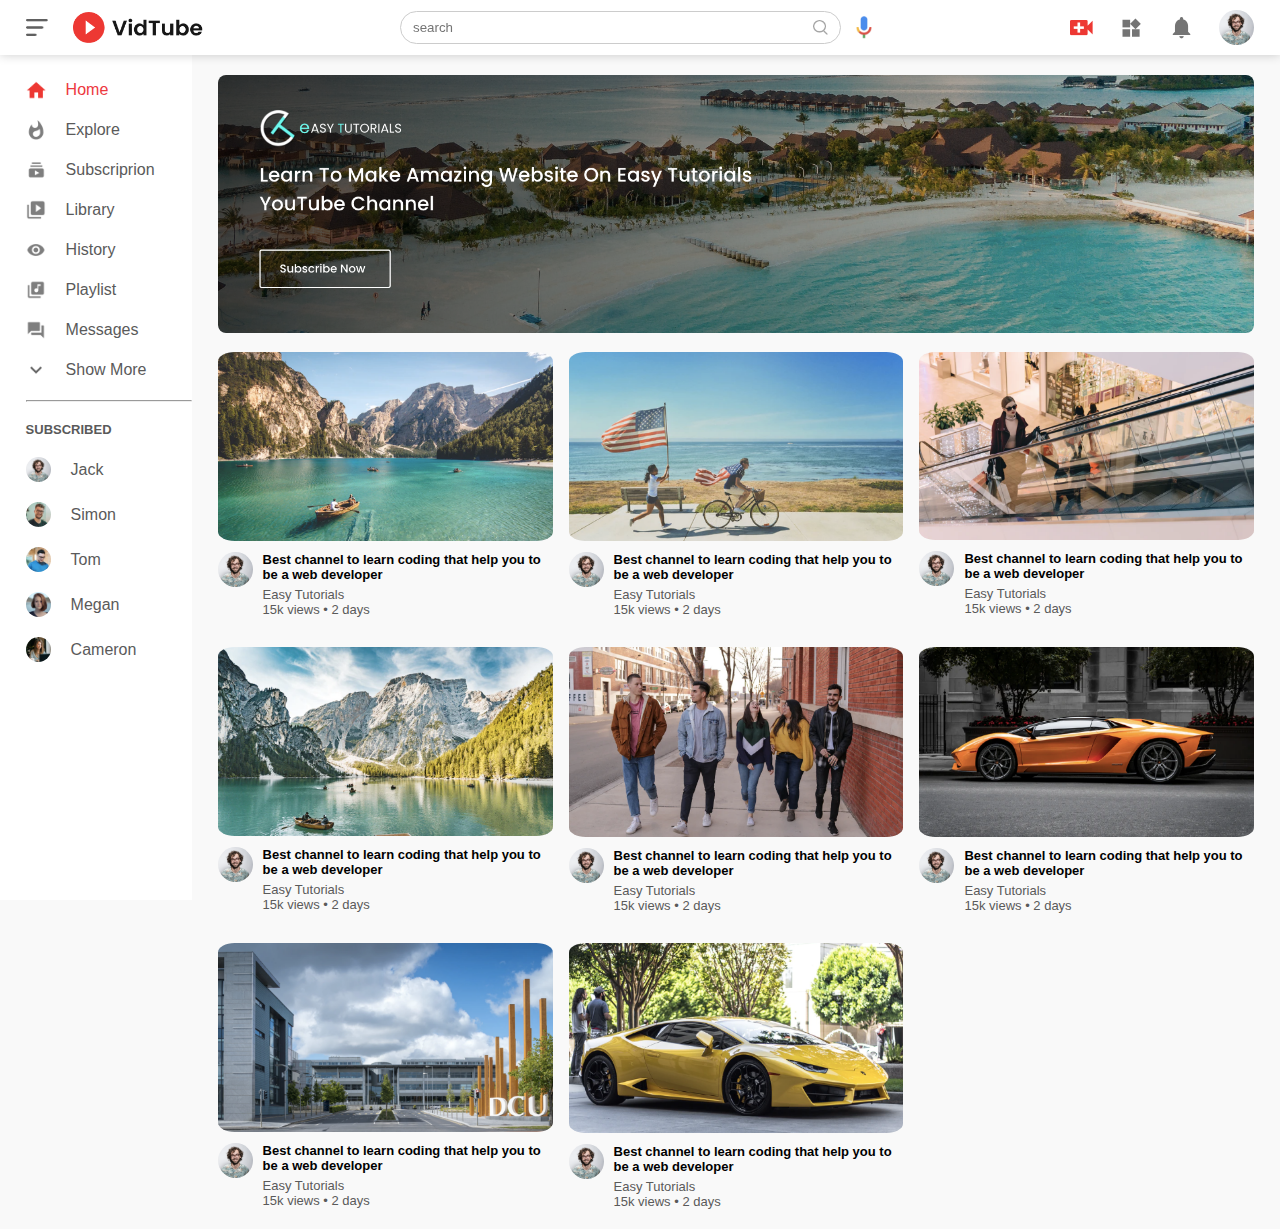
<file: youtube_clone/index.html>
<!DOCTYPE html>
<html lang="en">
<head>
    <meta charset="UTF-8">
    <meta name="viewport" content="width=device-width, initial-scale=1.0">
    <title>Youtube</title>
    <link rel="stylesheet" href="style.css">
</head>
<body>
    <nav class="flex-div">
        <div class="nav-left flex-div">
            <img src="images/menu.png" class="menu-icon">
            <img src="images/logo.png" class="logo">
        </div>
        <div class="nav-middle flex-div">
            <div class="search-box flex-div">
                <input type="text" placeholder="search">
                <img src="images/search.png">
            </div>
            <img src="images/voice-search.png" class="mic-icon">
        </div>
        <div class="nav-right flex-div">
            <img src="images/upload.png">
            <img src="images/more.png">
            <img src="images/notification.png">
            <img src="images/Jack.png" class="user-icon">
        </div>
    </nav>
   <div class="sidebar">
    <div class="shortcut-links">
        <a href=""><img src="images/home.png"><p>Home</p></a>
        <a href=""><img src="images/explore.png"><p>Explore</p></a>
        <a href=""><img src="images/subscriprion.png"><p>Subscriprion</p></a>
        <a href=""><img src="images/library.png"><p>Library</p></a>
        <a href=""><img src="images/history.png"><p>History</p></a>
        <a href=""><img src="images/playlist.png"><p>Playlist</p></a>
        <a href=""><img src="images/messages.png"><p>Messages</p></a>
        <a href=""><img src="images/show-more.png"><p>Show More</p></a>
        <hr>
    </div>
    <div class="subscribed-list">
        <h3>SUBSCRIBED</h3>
        <a href=""><img src="images/Jack.png"><p>Jack</p></a>
        <a href=""><img src="images/simon.png"><p>Simon</p></a>
        <a href=""><img src="images/tom.png"><p>Tom</p></a>
        <a href=""><img src="images/megan.png"><p>Megan</p></a>
        <a href=""><img src="images/cameron.png"><p>Cameron</p></a>
       </div>
   </div>
   <div class="container">
    <div class="banner">
        <img src="images/banner.png">
    </div>
    <div class="list-container">
        <div class="vid-list">
            <a href="play-video.html"><img src="images/thumbnail1.png" class="thumbnail1"></a>
            <div class="flex-div">
                <img src="images/Jack.png">
                <div class="vid-info">
                    <a href="">Best channel to learn coding that help you to be a web developer</a>
                    <p>Easy Tutorials</p>
                    <p>15k views &bull; 2 days</p>
                </div>
            </div>
        </div>
        <div class="vid-list">
            <a href=""><img src="images/thumbnail2.png" class="thumbnail1"></a>
            <div class="flex-div">
                <img src="images/Jack.png">
                <div class="vid-info">
                    <a href="">Best channel to learn coding that help you to be a web developer</a>
                    <p>Easy Tutorials</p>
                    <p>15k views &bull; 2 days</p>
                </div>
            </div>
        </div>
        <div class="vid-list">
            <a href=""><img src="images/thumbnail3.png" class="thumbnail1"></a>
            <div class="flex-div">
                <img src="images/Jack.png">
                <div class="vid-info">
                    <a href="">Best channel to learn coding that help you to be a web developer</a>
                    <p>Easy Tutorials</p>
                    <p>15k views &bull; 2 days</p>
                </div>
            </div>
        </div>
        <div class="vid-list">
            <a href=""><img src="images/thumbnail4.png" class="thumbnail1"></a>
            <div class="flex-div">
                <img src="images/Jack.png">
                <div class="vid-info">
                    <a href="">Best channel to learn coding that help you to be a web developer</a>
                    <p>Easy Tutorials</p>
                    <p>15k views &bull; 2 days</p>
                </div>
            </div>
        </div>
        <div class="vid-list">
            <a href=""><img src="images/thumbnail5.png" class="thumbnail1"></a>
            <div class="flex-div">
                <img src="images/Jack.png">
                <div class="vid-info">
                    <a href="">Best channel to learn coding that help you to be a web developer</a>
                    <p>Easy Tutorials</p>
                    <p>15k views &bull; 2 days</p>
                </div>
            </div>
        </div>
        <div class="vid-list">
            <a href=""><img src="images/thumbnail6.png" class="thumbnail1"></a>
            <div class="flex-div">
                <img src="images/Jack.png">
                <div class="vid-info">
                    <a href="">Best channel to learn coding that help you to be a web developer</a>
                    <p>Easy Tutorials</p>
                    <p>15k views &bull; 2 days</p>
                </div>
            </div>
        </div>
        <div class="vid-list">
            <a href=""><img src="images/thumbnail7.png" class="thumbnail1"></a>
            <div class="flex-div">
                <img src="images/Jack.png">
                <div class="vid-info">
                    <a href="">Best channel to learn coding that help you to be a web developer</a>
                    <p>Easy Tutorials</p>
                    <p>15k views &bull; 2 days</p>
                </div>
            </div>
        </div>
        <div class="vid-list">
            <a href=""><img src="images/thumbnail8.png" class="thumbnail1"></a>
            <div class="flex-div">
                <img src="images/Jack.png">
                <div class="vid-info">
                    <a href="">Best channel to learn coding that help you to be a web developer</a>
                    <p>Easy Tutorials</p>
                    <p>15k views &bull; 2 days</p>
                </div>
            </div>
        </div>
    </div>
</div>

   <script src="index.js"></script>
</body>
</html>
</file>
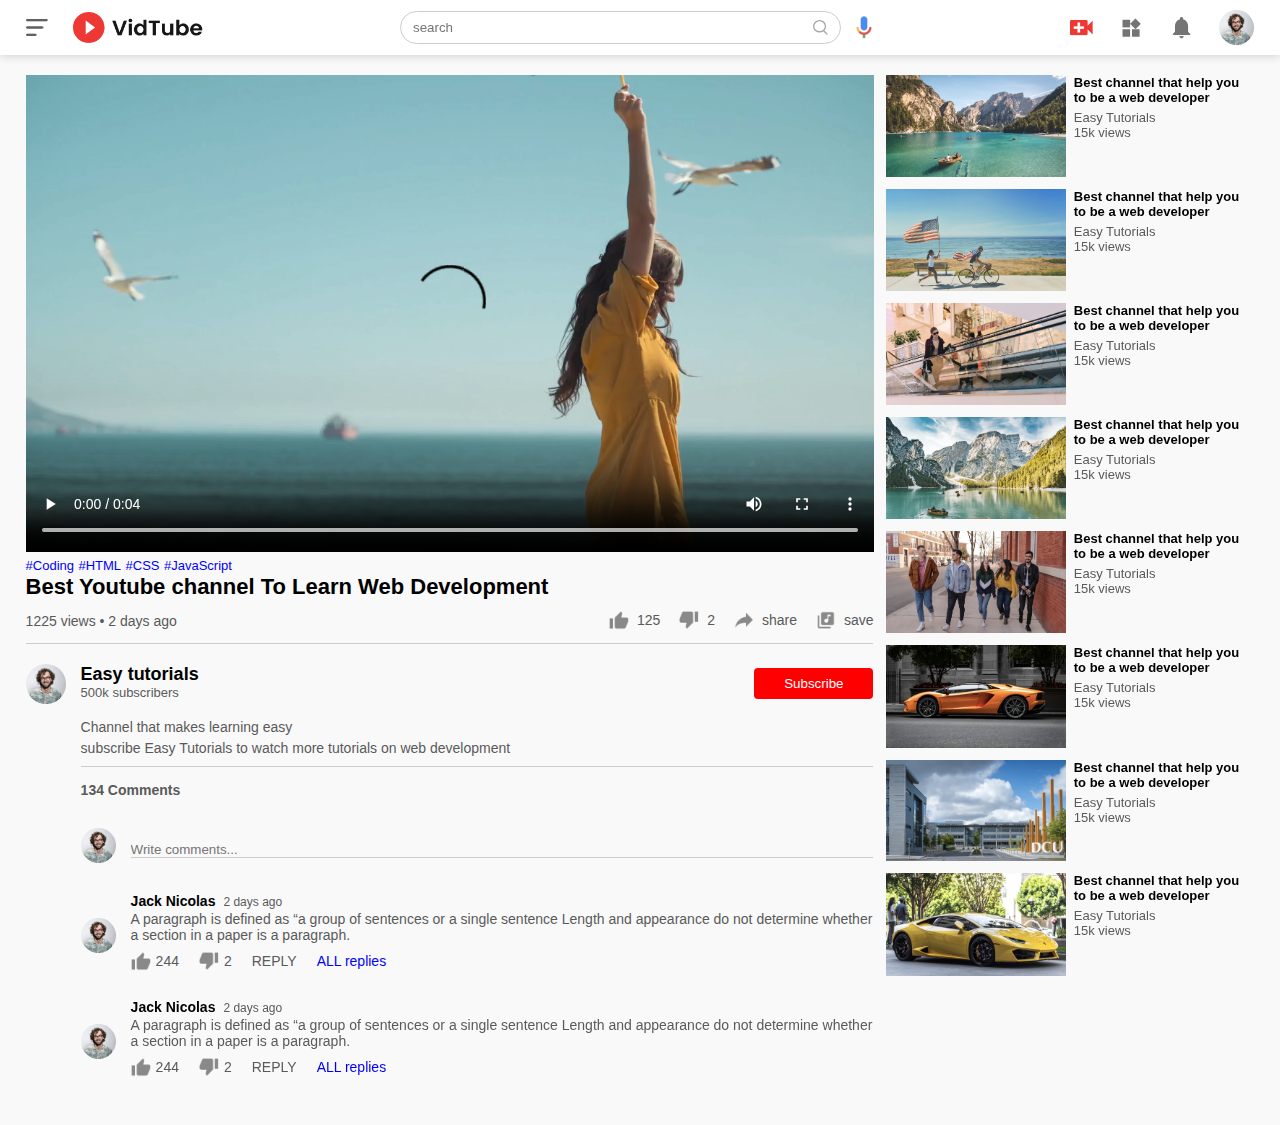
<file: youtube_clone/play-video.html>
<!DOCTYPE html>
<html lang="en">
<head>
    <meta charset="UTF-8">
    <meta name="viewport" content="width=device-width, initial-scale=1.0">
    <title>Document</title>
    <link rel="stylesheet" href="style.css">
</head>
<body>
    <nav class="flex-div">
        <div class="nav-left flex-div">
            <img src="images/menu.png" class="menu-icon">
            <img src="images/logo.png" class="logo">
        </div>
        <div class="nav-middle flex-div">
            <div class="search-box flex-div">
                <input type="text" placeholder="search">
                <img src="images/search.png">
            </div>
            <img src="images/voice-search.png" class="mic-icon">
        </div>
        <div class="nav-right flex-div" >
            <img src="images/upload.png">
            <img src="images/more.png">
            <img src="images/notification.png">
            <img src="images/Jack.png" class="user-icon">
        </div>
    </nav>

<div class="container play-container">
    <div class="row">
        <div class="play-video">
            <video controls autoplay>
                <source src="images/video.mp4" type="video/mp4">
            </video>
            <div class="tags">
                <a href="">#Coding</a>
                <a href="">#HTML</a>
                <a href="">#CSS</a>
                <a href="">#JavaScript</a>
            </div>
            <h3>Best Youtube channel To Learn Web Development</h3>
            <div class="play-video-info">
                <p>1225 views &bull; 2 days ago</p>
                <div>
                    <a href=""><img src="images/like.png">125</a>
                    <a href=""><img src="images/dislike.png">2</a>
                    <a href=""><img src="images/share.png">share</a>
                    <a href=""><img src="images/save.png">save</a>
                </div>
            </div>
            <hr>
            <div class="publisher">
                <img src="images/Jack.png">
                <div>
                    <p>Easy tutorials</p>
                    <span>500k subscribers</span>
                </div>
                <button type="button">Subscribe</button>
            </div>
            <div class="vid-description">
                <p>Channel that makes learning easy</p>
                <p>subscribe Easy Tutorials to watch more tutorials on web development</p>
                <hr>
                <h4>134 Comments</h4>
                <div class="add-comment">
                    <img src="images/Jack.png">
                    <input type="text" placeholder="Write comments...">
                </div>
                <div class="old-comment">
                    <img src="images/Jack.png">
                    <div>
                        <h3>Jack Nicolas<span>2 days ago</span></h3>
                        <p>A paragraph is defined as “a group of sentences or a 
                            single sentence Length and appearance do not determine whether a section in a paper is a paragraph. </p>
                            <div class="acomment-action">
                                <img src="images/like.png">
                                <span>244</span>
                                <img src="images/dislike.png">
                                <span>2</span>
                                <span>REPLY</span>
                                <a href="">ALL replies</a>
                            </div>
                    </div>
                </div>
                <div class="old-comment">
                    <img src="images/Jack.png">
                    <div>
                        <h3>Jack Nicolas<span>2 days ago</span></h3>
                        <p>A paragraph is defined as “a group of sentences or a 
                            single sentence Length and appearance do not determine whether a section in a paper is a paragraph. </p>
                            <div class="acomment-action">
                                <img src="images/like.png">
                                <span>244</span>
                                <img src="images/dislike.png">
                                <span>2</span>
                                <span>REPLY</span>
                                <a href="">ALL replies</a>
                            </div>
                    </div>
                </div>
               
            </div>



        </div>
        <div class="right-sidebar">
            <div class="side-video-list">
                <a href=""class="small-thumbnail"><img src="images/thumbnail1.png"></a>
                <div class="vid-info">
                    <a href="">Best channel that help you to be a web developer</a>
                    <p>Easy Tutorials</p>
                    <p>15k views</p>
                </div>
            </div>
            <div class="side-video-list">
                <a href=""class="small-thumbnail"><img src="images/thumbnail2.png"></a>
                <div class="vid-info">
                    <a href="">Best channel that help you to be a web developer</a>
                    <p>Easy Tutorials</p>
                    <p>15k views</p>
                </div>
            </div>
            <div class="side-video-list">
                <a href=""class="small-thumbnail"><img src="images/thumbnail3.png"></a>
                <div class="vid-info">
                    <a href="">Best channel that help you to be a web developer</a>
                    <p>Easy Tutorials</p>
                    <p>15k views</p>
                </div>
            </div>
            <div class="side-video-list">
                <a href=""class="small-thumbnail"><img src="images/thumbnail4.png"></a>
                <div class="vid-info">
                    <a href="">Best channel that help you to be a web developer</a>
                    <p>Easy Tutorials</p>
                    <p>15k views</p>
                </div>
            </div>
            <div class="side-video-list">
                <a href=""class="small-thumbnail"><img src="images/thumbnail5.png"></a>
                <div class="vid-info">
                    <a href="">Best channel that help you to be a web developer</a>
                    <p>Easy Tutorials</p>
                    <p>15k views</p>
                </div>
            </div>
            <div class="side-video-list">
                <a href=""class="small-thumbnail"><img src="images/thumbnail6.png"></a>
                <div class="vid-info">
                    <a href="">Best channel that help you to be a web developer</a>
                    <p>Easy Tutorials</p>
                    <p>15k views</p>
                </div>
            </div>
            <div class="side-video-list">
                <a href=""class="small-thumbnail"><img src="images/thumbnail7.png"></a>
                <div class="vid-info">
                    <a href="">Best channel that help you to be a web developer</a>
                    <p>Easy Tutorials</p>
                    <p>15k views</p>
                </div>
            </div>
            <div class="side-video-list">
                <a href=""class="small-thumbnail"><img src="images/thumbnail8.png"></a>
                <div class="vid-info">
                    <a href="">Best channel that help you to be a web developer</a>
                    <p>Easy Tutorials</p>
                    <p>15k views</p>
                </div>
            </div>
        </div>
    </div>
</div>
</body>
</html>
</file>
<file: youtube_clone/style.css>
*{
    margin: 0;
    padding: 0;
    font-family: 'poppins',sans-serif;
    box-sizing: border-box;
}
a{
    text-decoration: none;
    color: #5a5a5a;
}
img{
    cursor: pointer;
}
.flex-div{
    display: flex;
    align-items: center;
}
nav{
    padding: 10px 2%;
    justify-content: space-between;
    box-shadow: 0 0 10px rgba(0, 0, 0, 0.2);
    background: #fff;
    position: sticky;
    top: 0;
    z-index: 10;
}
.nav-right img{
    width: 25px;
    margin-right: 25px;
}
.nav-right .user-icon{
    width: 35px;
    border-radius: 50%;
    margin-right: 0;

}
.nav-left .menu-icon{
    width: 22px;
    margin-right: 25px;
}
.nav-left .logo{
    width: 130px;
}
.nav-middle .mic-icon{
    width: 16px; 
}
.nav-middle .search-box{
    border: 1px solid #ccc;
    margin-right: 15px;
    padding: 8px 12px;
    border-radius: 25px;
}
.nav-middle .search-box input{
    width: 400px;
    border: 0;
    outline: 0;
    background: transparent;
}
.nav-middle .search-box img{
    width: 15px;
}
.sidebar{
    background: #fff;
    width: 15%;
    height: 100vh;
    position: fixed;
    top: 0;
    padding-left: 2%;
    padding-top: 80px;
}
.shortcut-links a img{
    width: 20px;
    margin-right: 20px;
}
.shortcut-links a {
    display: flex;
    align-items: center;
    margin-bottom: 20px;
    width: fit-content;
    flex-wrap: wrap;
}
.shortcut-links a:first-child{
    color: #ed383e;
}
.subscribed-list h3{
    font-size: 13px;
    margin: 20px 0;
    color: #5a5a5a;
}
.subscribed-list a{
    display: flex;
    align-items: center;
    margin-bottom: 20px;
    width: fit-content;
    flex-wrap: wrap;
}
.subscribed-list a img{
    width: 25px;
    border-radius: 50%;
    margin-right: 20px;
}
.small-sidebar{
    width: 5%;
}
.small-sidebar a p{
    display: none;
}
.small-sidebar h3{
    display: none;
}
.small-sidebar hr{
    width: 50%;
    margin-bottom: 25px;
}
.container{
    background: #f9f9f9;
    padding-left: 17%;
    padding-right: 2%;
    padding-top: 20px;
    padding-bottom: 20px;
}
.large-container{
    padding-left: 7%;
}
.banner{
    width: 100%;
}
.banner img{
    width: 100%;
    border-radius: 8px;
}
.list-container{
    display: grid;
    grid-template-columns: repeat(auto-fit,minmax(250px,1fr));
    grid-column-gap: 16px;
    grid-row-gap: 30px;
    margin-top: 15px;
}
.vid-list .thumbnail1{
    width: 100%;
    border-radius: 5%;
}
.vid-list .flex-div{
    align-items: flex-start;
    margin-top: 7px;
}
.vid-list .flex-div img{
    width: 35px;
    margin-right: 10px;
    border-radius: 50%;
}
.vid-info{
    color: #5a5a5a;
    font-size: 13px;
}
.vid-info a{
    color: #000;
    font-weight: 600;
    display: block;
    margin-bottom: 5px;
}

@media (max)
{
    .menu-icon{
        display: none;
    }
    .sidebar{
        display: none;
    }
    .container, .large-container{
        padding-left: 5%;
        padding-right: 5%;
    }
    .nav-right img{
        display: none;
    }
    .nav-right .user-icon{
        display: block;
        width: 30px;
    }
    .nav-middle .search-box input{
        width: 100px;
    }
    .nav-middle .mic-icon{
        display: none;
    }
    .logo{
        width: 90px;
    }
}

.play-container{
    padding-left: 2%;
}
.row{
    display: flex;
    justify-content: space-between;
    flex-wrap: wrap;
}
.play-video{
    flex-basis: 69%;
}
.right-sidebar{
    flex-basis: 30%;
}
.play-video video{
    width: 100%;
}
.side-video-list{
    display: flex;
    justify-content: space-between;
    margin-bottom: 8px;
}
.side-video-list img{
    width: 100%;
}
.side-video-list .small-thumbnail{
    flex-basis: 49%;
}
.side-video-list .vid-info{
    flex-basis: 49%;
}
.play-video .tags a{
    color: #0000ff;
    font-size: 13px;
}
.play-video h3{
    font-weight: 600;
    font-size: 22px;
}
.play-video-info{
    display: flex;
    align-items: center;
    justify-content: space-between;
    flex-wrap: wrap;
    margin-top: 10px;
    font-size: 14px;
    color: #5a5a5a;
}
.play-video-info a img{
    width: 20px;
    margin-right: 8px;
}
.play-video-info a{
    display: inline-flex;
    align-items: center;
    margin-left: 15px;
}
.play-video hr{
    border: 0;
    height: 1px;
    background: #ccc;
    margin: 10px 0;
}
.publisher{
    display: flex;
    align-items: center;
    margin-top: 20px;
}
.publisher div{
    flex: 1;
    line-height: 18px;
}
.publisher img{
    width: 40px;
    border-radius: 50%;
    margin-right: 15px;
}
.publisher div p{
    color: #000;
    font-weight: 600;
    font-size: 18px;
}
.publisher div span{
    font-size: 13px;
    color: #5a5a5a;
}
.publisher button{
    background: red;
    color: #fff;
    border: 0;
    outline: 0;
    border-radius: 4px;
    padding: 8px 30px;
    cursor: pointer;
}
.vid-description{
    padding-left: 55px;
    margin: 15px 0;
}
.vid-description p{
    font-size: 14px;
    margin-bottom: 5px;
    color: #5a5a5a;
}
.vid-description h4{
    font-size: 14px;
    color: #5a5a5a;
    margin-top: 15px;
}
.add-comment{
    display: flex;
    align-items: center;
    margin: 30px 0;
}
.add-comment img{
    width: 35px;
    border-radius: 50%;
    margin-right: 15px;
}
.add-comment input{
    border: 0;
    outline: 0;
    border-bottom: 1px solid #ccc;
    width: 100%;
    padding-top: 10px;
    background: transparent;
}
.old-comment{
    display: flex;
    align-items: center;
    margin: 20px 0;
}
.old-comment img{
    width: 35px;
    border-radius: 50%;
    margin-right: 15px;
}
.old-comment h3{
    font-size: 14px;
    margin-bottom: 2px;
}
.old-comment h3 span{
    font-size: 12px;
    color: #5a5a5a;
    font-weight: 500;
    margin-left: 8px;
}
.acomment-action{
    display: flex;
    align-items: center;
    margin: 8px 0;
    font-size: 14px;
}
.acomment-action img{
    width: 20px;
    border-radius: 0;
    margin-right: 5px;
}
.acomment-action span{
    margin-right: 20px;
    color: #5a5a5a;
}
.acomment-action a{
    color: #0000ff;
}
@media(max-width:900px){
    .play-video{
        flex-basis: 100%;
    }
    .right-sidebar{
        flex-basis: 100%;
    }
    .play-container{
        padding-left: 5%;
    }
    .vid-description{
        padding-left: 0;
    }
    .play-video-info a{
        margin-left:0;
        margin-right: 15px;
        margin-top: 15px;
    }
}
</file>
